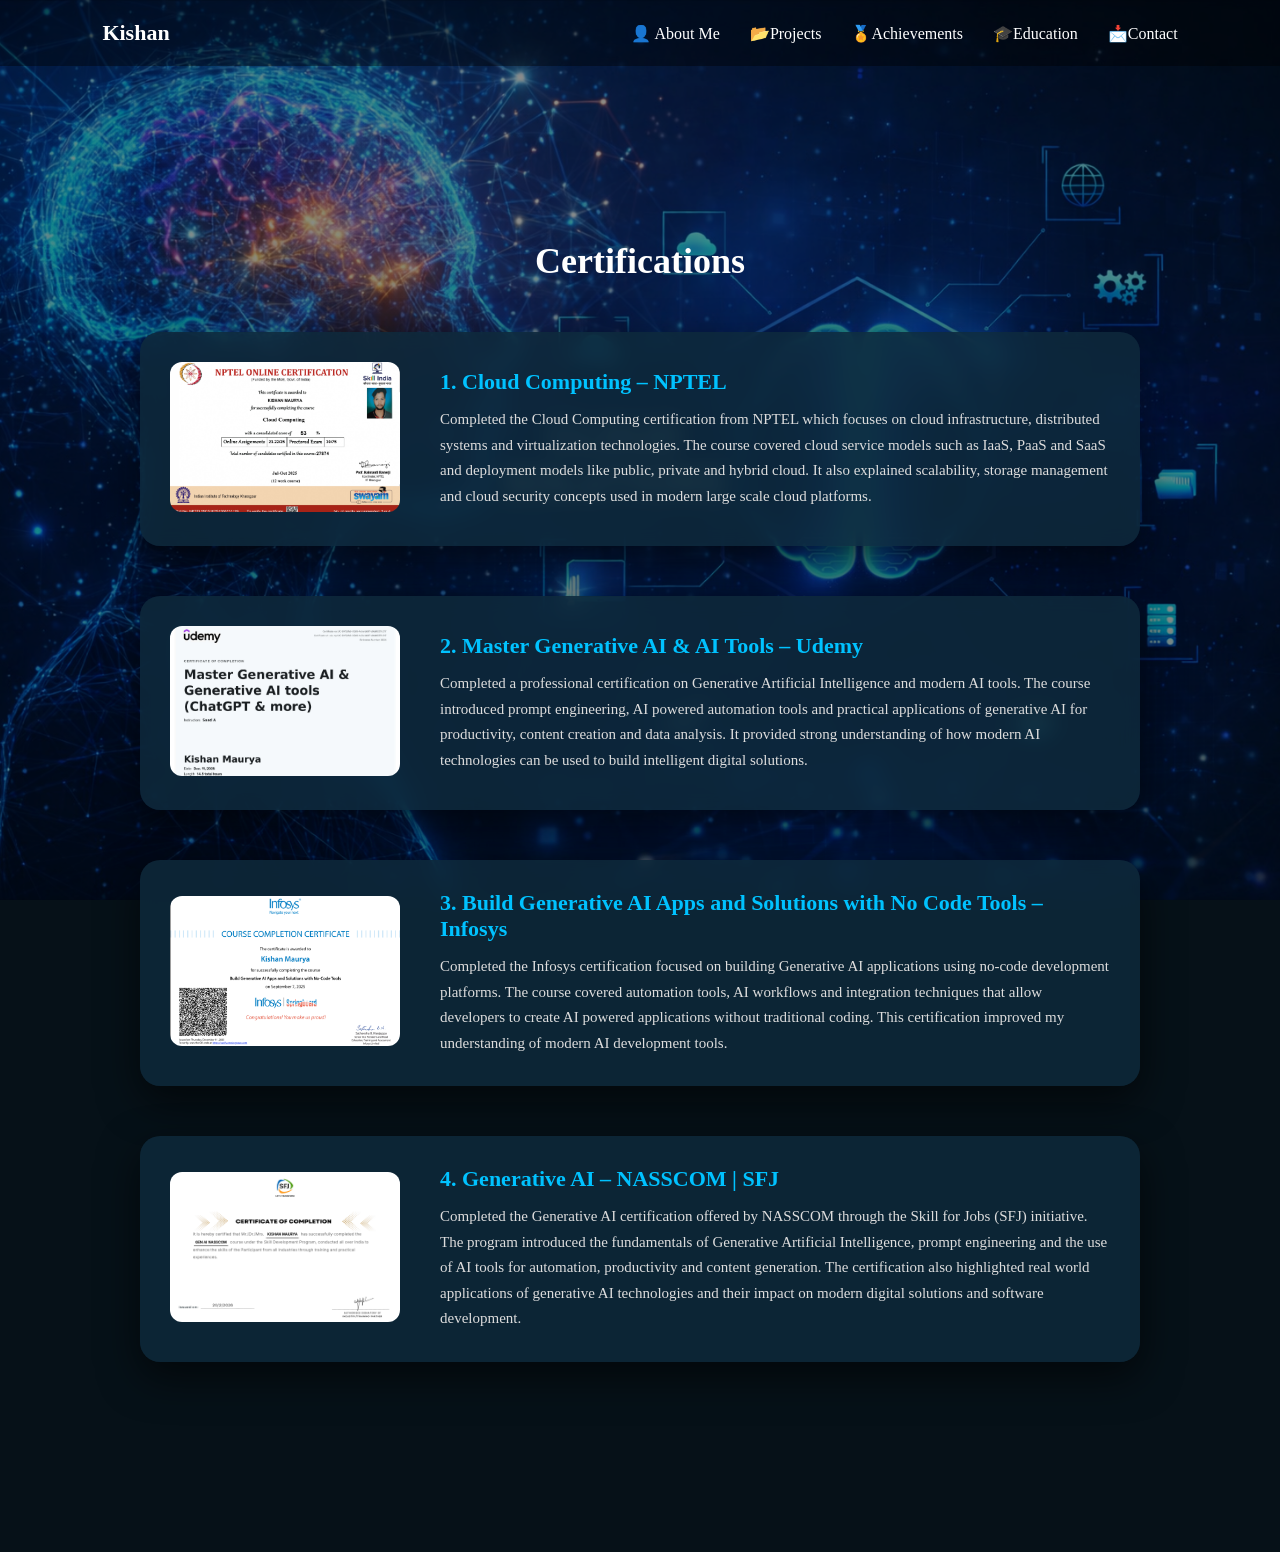
<file: certifications.html>
<!DOCTYPE html>
<html lang="en">

<head>

<meta charset="UTF-8">
<meta name="viewport" content="width=device-width, initial-scale=1.0">

<title>Certifications | Kishan Maurya</title>

<link rel="stylesheet" href="style.css">

</head>

<body>

<header>
<nav>

<h2 class="logo">Kishan</h2>

<ul>
<li><a href="index.html">👤 About Me</a></li>
<li><a href="index.html#projects">📂Projects</a></li>
<li><a href="index.html#achievements">🏅Achievements</a></li>
<li><a href="education.html">🎓Education</a></li>
<li><a href="contact.html">📩Contact</a></li>
</ul>

</nav>
</header>


<section class="certifications-page">

<h1 class="section-title">Certifications</h1>
<div class="certifications-container"></div>

<!-- Certificate 1 -->

<div class="certificate-card">

<a href="NPTEL.png" target="_blank">
<img src="NPTEL.png" alt="Cloud Computing Certificate">
</a>

<div class="certificate-text">

<h2>1. Cloud Computing – NPTEL</h2>

<p>
Completed the Cloud Computing certification from NPTEL which focuses on
cloud infrastructure, distributed systems and virtualization technologies.
The course covered cloud service models such as IaaS, PaaS and SaaS and
deployment models like public, private and hybrid cloud. It also explained
scalability, storage management and cloud security concepts used in modern
large scale cloud platforms.
</p>

</div>

</div>



<!-- Certificate 2 -->

<div class="certificate-card">

<a href="udemy.png" target="_blank">
<img src="udemy.png" alt="Udemy AI Certificate">
</a>

<div class="certificate-text">

<h2>2. Master Generative AI & AI Tools – Udemy</h2>

<p>
Completed a professional certification on Generative Artificial Intelligence
and modern AI tools. The course introduced prompt engineering, AI powered
automation tools and practical applications of generative AI for productivity,
content creation and data analysis. It provided strong understanding of how
modern AI technologies can be used to build intelligent digital solutions.
</p>

</div>

</div>



<!-- Certificate 3 -->

<div class="certificate-card">

<a href="infosys1.png" target="_blank">
<img src="infosys1.png" alt="Infosys AI Certificate">
</a>

<div class="certificate-text">

<h2>3. Build Generative AI Apps and Solutions with No Code Tools – Infosys</h2>

<p>
Completed the Infosys certification focused on building Generative AI
applications using no-code development platforms. The course covered
automation tools, AI workflows and integration techniques that allow
developers to create AI powered applications without traditional coding.
This certification improved my understanding of modern AI development tools.
</p>

</div>

</div>

<!-- Certificate 4 -->

<div class="certificate-card">

<a href="nasscom.png" target="_blank">
<img src="nasscom.png" alt="Gen AI NASSCOM Certificate">
</a>

<div class="certificate-text">

<h2>4. Generative AI – NASSCOM | SFJ</h2>

<p>
Completed the Generative AI certification offered by NASSCOM through the
Skill for Jobs (SFJ) initiative. The program introduced the fundamentals of
Generative Artificial Intelligence, prompt engineering and the use of AI
tools for automation, productivity and content generation. The certification
also highlighted real world applications of generative AI technologies and
their impact on modern digital solutions and software development.
</p>

</div>

</div>

</section>

</body>
</html>
</file>
<file: style.css>
html{
  scroll-behavior:smooth;
}

*{
  margin:0;
  padding:0;
  box-sizing:border-box;
  font-family:Poppins;
}

body{
  background:#0b1e2b;
  color:white;
  overflow-x:hidden;
}

img{
  max-width:100%;
}

/* ================= PARTICLES ================= */

#particles-js{
  position:fixed;
  width:100%;
  height:100%;
  z-index:-1;
}

/* ================= HEADER ================= */

header{
  position:fixed;
  width:100%;
  top:0;
  left:0;
  background:rgba(0,0,0,0.4);
  z-index:1000;
}

nav{
  display:flex;
  justify-content:space-between;
  align-items:center;
  padding:20px 8%;
  z-index:1001;
}

nav ul{
  display:flex;
  gap:30px;
  list-style:none;
}

nav a{
  color:white;
  text-decoration:none;
  transition:0.3s;
}

nav a:hover{
  color:#00c2ff;
}

.logo{
  font-size:22px;
  font-weight:600;
}

/* ================= LANDING ================= */

.landing{
  min-height:100vh;
  display:flex;
  align-items:center;
  justify-content:center;
  padding:120px 0 60px;
  position:relative;
  z-index:1;
}

.landing-container{
  display:flex;
  justify-content:space-between;
  align-items:center;
  width:90%;
  gap:40px;
}

.landing-text{
  width:50%;
}

.landing-text h1{
  font-size:64px;
}

.landing-text h3{
  font-size:28px;
  margin-top:10px;
  color:#ddd;
}

.landing-text p{
  margin-top:20px;
  max-width:500px;
}

.buttons{
  margin-top:30px;
  display:flex;
  justify-content:center;
  flex-wrap:wrap;
  gap:15px;
}

.btn{
  padding:12px 28px;
  border-radius:30px;
  text-decoration:none;
  color:white;
}

.secondary{
  background:#1a78b6;
}

.name-highlight{
  color:#8bd2e7;
  font-weight:700;
  text-shadow:0 0 12px rgba(0,194,255,0.8);
}

/* ================= LANDING IMAGE ================= */

.landing-image{
  width:50%;
  display:flex;
  justify-content:center;
  align-items:center;
  position:relative;
  z-index:1;
  flex-shrink:0;
}

.landing-image img{
  height:800px;
  width:auto;
  max-width:100%;
  border-radius:50px;
  background:rgba(255,255,255,0.05);
  backdrop-filter:blur(5px);
  padding:10px;
  box-shadow:0 30px 80px rgba(0,0,0,0.7);
  display:block;
}

/* ================= ABOUT ================= */

.about{
  position:relative;
  padding-bottom:260px;
}

.about-oval{
  position:absolute;
  bottom:-220px;
  left:50%;
  transform:translateX(-50%);
  width:min(950px, 92%);
  height:420px;
  background:#05192a;
  border-radius:50%;
  display:flex;
  align-items:center;
  justify-content:center;
  z-index:2;
  padding:30px;
}

.about-content{
  text-align:center;
  max-width:600px;
}

/* ================= SKILLS SECTION ================= */

.skills-section{
  position:relative;
  padding:180px 8% 120px;
  margin-top:40px;
  color:white;
  z-index:2;
}

.skills-container{
  max-width:1400px;
  margin:0 auto;
}

.skills-tag{
  color:#00c2ff;
  letter-spacing:4px;
  font-size:14px;
  margin-bottom:18px;
  font-weight:600;
}

.skills-title{
  font-size:80px;
  font-weight:800;
  line-height:1;
  margin-bottom:18px;
}

.skills-title span{
  color:#00c2ff;
}

.skills-subtitle{
  font-size:22px;
  color:#9eb7c9;
  margin-bottom:50px;
}

.skills-grid{
  display:grid;
  grid-template-columns:repeat(3, 1fr);
  gap:28px;
}

.skill-card{
  background:rgba(10, 27, 48, 0.88);
  border:1px solid rgba(0, 194, 255, 0.25);
  border-radius:24px;
  padding:26px 30px;
  box-shadow:0 10px 30px rgba(0,0,0,0.25);
  transition:transform 0.3s ease, box-shadow 0.3s ease;
}

.skill-card:hover{
  transform:translateY(-6px);
  box-shadow:0 18px 40px rgba(0, 194, 255, 0.12);
}

.skill-top{
  display:flex;
  justify-content:space-between;
  align-items:center;
  gap:20px;
  margin-bottom:22px;
}

.skill-left{
  display:flex;
  align-items:center;
  gap:16px;
  min-width:0;
}

.skill-icon{
  width:54px;
  height:54px;
  border-radius:14px;
  background:rgba(0,0,0,0.35);
  display:flex;
  align-items:center;
  justify-content:center;
  font-size:28px;
  flex-shrink:0;
}

.skill-left h3{
  font-size:20px;
  margin:0;
  color:#f2f7fb;
}

.skill-left p{
  margin:4px 0 0;
  font-size:15px;
  color:#5d8cb2;
}

.skill-top span{
  color:#00c2ff;
  font-size:18px;
  font-weight:700;
  flex-shrink:0;
}

.skill-bar{
  width:100%;
  height:6px;
  background:rgba(255,255,255,0.12);
  border-radius:999px;
  overflow:hidden;
}

.skill-fill{
  height:100%;
  border-radius:999px;
}

.skill-fill.java{
  width:75%;
  background:#f5a623;
}

.skill-fill.python{
  width:80%;
  background:#3b82f6;
}

.skill-fill.ml{
  width:75%;
  background:#8b5cf6;
}

.skill-fill.data{
  width:85%;
  background:#19c2ff;
}

.skill-fill.powerbi{
  width:80%;
  background:#facc15;
}

.skill-fill.web{
  width:80%;
  background:#ff6b35;
}

/* ================= PROJECTS ================= */

.projects{
  padding:80px 10%;
}

.section-title{
  text-align:center;
  margin:100px 0 40px;
  font-size:36px;
}

.projects-grid{
  display:flex;
  gap:40px;
  justify-content:center;
  flex-wrap:wrap;
}

.project-card{
  position:relative;
  width:320px;
  height:200px;
  overflow:hidden;
  border-radius:12px;
  cursor:pointer;
  box-shadow:0 10px 30px rgba(148, 226, 241, 0.6);
}

.project-card img{
  width:100%;
  height:100%;
  object-fit:cover;
  transition:0.4s;
}

.project-card:hover img{
  transform:scale(1.1);
}

.project-overlay{
  position:absolute;
  bottom:0;
  width:100%;
  height:100%;
  background:rgba(70, 237, 229, 0.6);
  display:flex;
  flex-direction:column;
  justify-content:center;
  align-items:center;
  opacity:0;
  transition:0.3s;
}

.project-card:hover .project-overlay{
  opacity:1;
}

.project-overlay h3{
  margin-bottom:10px;
  font-size:22px;
}

.project-btn{
  padding:10px 20px;
  background:#00c2ff;
  border-radius:6px;
  color:white;
  text-decoration:none;
}

.project-btn:hover{
  background:#009bd6;
}

/* ================= PROJECT DETAIL PAGE ================= */

.project-detail{
  padding:150px 10%;
  text-align:center;
}

.project-detail p{
  max-width:800px;
  margin:auto;
  line-height:1.7;
  margin-top:20px;
}

.project-images{
  display:flex;
  justify-content:center;
  align-items:center;
  gap:40px;
  margin:40px 0;
  flex-wrap:wrap;
}

.project-images a{
  display:block;
  border-radius:12px;
  text-decoration:none;
}

.project-images img{
  width:320px;
  height:200px;
  object-fit:cover;
  border-radius:12px;
  box-shadow:0 10px 30px rgba(114, 53, 194, 0.6);
  transition:0.3s;
  cursor:pointer;
  display:block;
}

.project-images img:hover{
  transform:scale(1.05);
}

/* ================= PROJECT BUTTONS ================= */

.project-links{
  margin-top:20px;
  display:flex;
  justify-content:center;
  gap:20px;
  flex-wrap:wrap;
}

.btn-github{
  background:#5e4b5e;
  padding:10px 18px;
  border-radius:6px;
  color:white;
  text-decoration:none;
}

.btn-github:hover{
  background:rgb(26, 21, 24);
}

.btn-linkedin{
  background:#0077b5;
  padding:10px 18px;
  border-radius:6px;
  color:white;
  text-decoration:none;
}

.btn-linkedin:hover{
  background:#005582;
}

.project-oval{
  max-width:800px;
  margin:40px auto;
  padding:60px 70px;
  background:#05192a;
  border-radius:50%;
  text-align:center;
  line-height:1.8;
  border:2px solid #00c2ff;
  box-shadow:0 0 40px rgba(0,194,255,0.3);
  display:flex;
  flex-direction:column;
  align-items:center;
  justify-content:center;
}

.oval-heading{
  color:#00c2ff;
  font-size:28px;
  margin-bottom:15px;
}

/* ================= PROJECTS DETAILS BACKGROUND ================= */

.projects-bg{
  position:fixed;
  top:0;
  left:0;
  width:100%;
  height:100%;
  background-image:url("projects-ai-bg.jpg");
  background-size:cover;
  background-position:center;
  background-repeat:no-repeat;
  z-index:-1;
  filter:brightness(0.35);
}

/* ================= JOURNEY ================= */

.journey{
  padding:80px 10%;
}

.timeline{
  position:relative;
  max-width:1000px;
  margin:80px auto;
}

.timeline::after{
  content:'';
  position:absolute;
  width:4px;
  background:#1dafaf;
  top:0;
  bottom:0;
  left:50%;
  margin-left:-2px;
}

.timeline-item{
  padding:20px 40px;
  position:relative;
  width:50%;
}

.timeline-item::after{
  content:'';
  position:absolute;
  width:16px;
  height:16px;
  right:-8px;
  background:#40abf8;
  border-radius:50%;
  top:30px;
  z-index:1;
}

.left{
  left:0;
  text-align:right;
}

.right{
  left:50%;
}

.right::after{
  left:-8px;
}

.timeline-content{
  padding:20px;
  background:#0b4976;
  border-radius:8px;
  box-shadow:0 10px 30px rgba(0,0,0,0.5);
}

.timeline-date{
  color:#147db9;
  font-weight:600;
  display:block;
  margin-bottom:8px;
}

/* ================= EDUCATION PAGE ================= */

.education-page{
  padding:140px 10%;
  min-height:100vh;
}

.education-card{
  background:#0f2a3b;
  padding:30px;
  border-radius:12px;
  margin-bottom:30px;
  box-shadow:0 10px 30px rgba(0,0,0,0.5);
}

.education-card h2{
  color:#00c2ff;
  margin-bottom:10px;
}

.education-card span{
  color:#00ff9c;
  font-weight:500;
}

.edu-year{
  margin-top:10px;
  color:#bbb;
}

/* ================= CONTACT ================= */

.contact-section{
  padding:140px 10%;
  min-height:100vh;
}

.contact-container{
  display:flex;
  justify-content:space-between;
  gap:80px;
  margin-top:50px;
}

.contact-left{
  width:40%;
}

.contact-left h2{
  font-size:36px;
  margin-bottom:20px;
}

.contact-left p{
  color:#ddd;
  line-height:1.8;
}

.contact-info{
  margin-top:40px;
}

.contact-info p{
  margin-bottom:15px;
}

.contact-info a{
  color:#00c2ff;
  text-decoration:none;
}

/* ================= CONTACT FORM ================= */

.contact-right{
  width:50%;
}

.contact-right form{
  display:flex;
  flex-direction:column;
  gap:20px;
}

.row{
  display:flex;
  gap:20px;
}

.contact-right input,
.contact-right textarea{
  padding:14px;
  border:none;
  border-radius:6px;
  background:#eee;
  color:#000;
  width:100%;
}

.contact-right textarea{
  height:120px;
  resize:none;
}

.contact-right button{
  background:#00c853;
  color:white;
  border:none;
  padding:14px;
  border-radius:6px;
  cursor:pointer;
  font-size:16px;
}

.contact-right button:hover{
  background:#00b34a;
}

/* ================= FOOTER ================= */

footer{
  text-align:center;
  padding:30px;
}

/* ================= CERTIFICATIONS PAGE ================= */

.certifications-page{
  background-image:url("certifications-bg.png");
  background-size:cover;
  background-position:center;
  background-repeat:no-repeat;
  background-attachment:fixed;
  min-height:100vh;
  padding:140px 10%;
  position:relative;
}

.certifications-page::before{
  content:"";
  position:absolute;
  top:0;
  left:0;
  width:100%;
  height:100%;
  background:rgba(0,0,0,0.45);
  z-index:0;
}

.certifications-page *{
  position:relative;
  z-index:1;
}

/* ================= CERTIFICATE CARD ================= */

.certificate-card{
  display:flex;
  align-items:center;
  gap:40px;
  max-width:1000px;
  margin:50px auto;
  background:rgba(15,42,59,0.85);
  backdrop-filter:blur(10px);
  padding:30px;
  border-radius:20px;
  box-shadow:0 15px 40px rgba(0,0,0,0.6);
  transition:0.3s ease;
}

.certificate-card:hover{
  transform:translateY(-10px) scale(1.02);
  box-shadow:0 20px 50px rgba(0,0,0,0.7);
}

.certificate-card img{
  width:230px;
  height:150px;
  object-fit:cover;
  border-radius:12px;
  cursor:pointer;
  transition:0.3s;
}

.certificate-card img:hover{
  transform:scale(1.08);
}

.certificate-text{
  flex:1;
}

.certificate-text h2{
  color:#00c2ff;
  margin-bottom:12px;
  font-size:22px;
}

.certificate-text p{
  color:#ddd;
  line-height:1.7;
  font-size:15px;
}

/* ================= EDUCATION PAGE BACKGROUND ================= */

.education-bg{
  position:fixed;
  top:0;
  left:0;
  width:100%;
  height:100%;
  background-image:url("education-bg.png");
  background-size:cover;
  background-position:center;
  background-repeat:no-repeat;
  z-index:-1;
  filter:brightness(0.28);
}

/* ================= ACHIEVEMENTS SECTION ================= */

.achievements-section{
  position:relative;
  padding:120px 8%;
  display:flex;
  justify-content:center;
  z-index:2;
}

.achievements-container{
  width:100%;
  max-width:1300px;
  text-align:center;
}

.achievements-tag{
  color:#00c2ff;
  letter-spacing:4px;
  font-size:14px;
  font-weight:600;
  margin-bottom:12px;
}

.achievements-title{
  font-size:64px;
  font-weight:800;
  color:white;
  margin-bottom:16px;
}

.achievements-title span{
  color:#00c2ff;
}

.achievements-subtitle{
  font-size:20px;
  color:#9eb7c9;
  margin-bottom:50px;
}

.achievements-grid{
  display:grid;
  grid-template-columns:repeat(3, 1fr);
  gap:28px;
  align-items:stretch;
}

.achievement-card{
  background:rgba(8, 28, 48, 0.78);
  border:1px solid rgba(0, 194, 255, 0.25);
  border-radius:26px;
  padding:35px 28px;
  backdrop-filter:blur(12px);
  box-shadow:0 14px 35px rgba(0,0,0,0.25);
  transition:transform 0.35s ease, box-shadow 0.35s ease, border-color 0.35s ease;
  position:relative;
  overflow:hidden;
}

.achievement-card::before{
  content:"";
  position:absolute;
  top:-60px;
  right:-60px;
  width:140px;
  height:140px;
  background:radial-gradient(circle, rgba(0,194,255,0.22), transparent 70%);
  pointer-events:none;
}

.achievement-card:hover{
  transform:translateY(-10px) scale(1.02);
  box-shadow:0 20px 50px rgba(0, 194, 255, 0.14);
  border-color:rgba(0, 194, 255, 0.5);
}

.featured-card{
  background:linear-gradient(135deg, rgba(12,39,66,0.92), rgba(7,27,44,0.88));
}

.achievement-icon{
  font-size:42px;
  margin-bottom:16px;
}

.achievement-number{
  font-size:54px;
  font-weight:800;
  color:#00c2ff;
  line-height:1;
  margin-bottom:18px;
  text-shadow:0 0 18px rgba(0,194,255,0.25);
}

.achievement-card h3{
  font-size:26px;
  color:white;
  margin-bottom:16px;
}

.achievement-card p{
  font-size:16px;
  line-height:1.8;
  color:#b8d0df;
  margin-bottom:22px;
}

.achievement-btn{
  display:inline-block;
  padding:10px 18px;
  border-radius:30px;
  background:#00c2ff;
  color:white;
  text-decoration:none;
  font-size:14px;
  font-weight:600;
  transition:0.3s ease;
}

.achievement-btn:hover{
  background:#009fd4;
  transform:scale(1.05);
}

/* ================= RESPONSIVE ================= */

@media (max-width:1200px){
  .skills-section{
    padding:150px 7% 100px;
  }

  .skills-grid{
    grid-template-columns:repeat(2, 1fr);
  }

  .skills-title{
    font-size:64px;
  }
}

@media (max-width:1100px){
  .achievements-grid{
    grid-template-columns:repeat(2, 1fr);
  }

  .featured-card{
    grid-column:span 2;
  }
}

@media (max-width:992px){
  .landing-container,
  .contact-container{
    flex-direction:column;
    align-items:center;
    text-align:center;
  }

  .landing-text,
  .landing-image,
  .contact-left,
  .contact-right,
  .left,
  .right{
    width:100%;
    max-width:100%;
  }

  .landing-image img{
    height:auto;
    width:100%;
    max-width:420px;
  }

  .about{
    padding-bottom:140px;
  }

  .about-oval{
    position:relative;
    bottom:auto;
    left:auto;
    transform:none;
    width:100%;
    height:auto;
    border-radius:40px;
    margin:40px auto 0;
    padding:40px 30px;
  }

  .skills-section{
    padding:120px 6% 90px;
    margin-top:20px;
  }

  .skills-title{
    font-size:56px;
  }

  .skills-subtitle{
    font-size:20px;
  }

  .project-oval{
    border-radius:30px;
    padding:35px 25px;
    max-width:100%;
  }

  .project-images{
    gap:20px;
  }

  .project-images img{
    width:100%;
    max-width:320px;
    height:auto;
  }

  .timeline::after{
    left:20px;
  }

  .timeline-item{
    width:100%;
    padding-left:60px;
    padding-right:20px;
    text-align:left;
  }

  .timeline-item::after{
    left:12px;
    right:auto;
  }

  .right{
    left:0;
  }

  .left{
    text-align:left;
  }

  .certificate-card{
    flex-direction:column;
    text-align:center;
  }
}

@media (max-width:768px){
  header{
    padding:15px 5%;
  }

  nav{
    flex-direction:column;
    align-items:center;
    gap:15px;
  }

  nav ul{
    flex-wrap:wrap;
    justify-content:center;
    gap:12px;
    padding:0;
    margin:0;
    width:100%;
  }

  .logo{
    font-size:24px;
    text-align:center;
    width:100%;
  }

  nav ul li a{
    font-size:14px;
  }

  h1{
    font-size:32px;
  }

  h2{
    font-size:26px;
  }

  h3{
    font-size:22px;
  }

  p{
    font-size:15px;
    line-height:1.7;
  }

  .landing{
    padding-top:120px;
  }

  .landing-text h1{
    font-size:42px;
  }

  .landing-text h3{
    font-size:22px;
  }

  .landing-text p{
    max-width:100%;
  }

  .section-title{
    font-size:30px;
    margin:70px 0 30px;
  }

  .projects,
  .project-detail,
  .contact-section,
  .education-page,
  .certifications-page,
  .journey,
  .achievements-section,
  .skills-section{
    padding-left:6%;
    padding-right:6%;
  }

  .project-detail{
    padding-top:120px;
  }

  .project-card{
    width:100%;
    max-width:320px;
    height:auto;
  }

  .project-card img{
    height:auto;
  }

  .project-links{
    flex-direction:column;
    align-items:center;
    gap:12px;
  }

  .btn-github,
  .btn-linkedin{
    width:200px;
    text-align:center;
  }

  .row{
    flex-direction:column;
    gap:15px;
  }

  .contact-right input,
  .contact-right textarea,
  .contact-right button{
    width:100%;
  }

  .skills-grid,
  .achievements-grid{
    grid-template-columns:1fr;
  }

  .skills-title{
    font-size:44px;
  }

  .skills-subtitle{
    font-size:18px;
    margin-bottom:35px;
  }

  .skill-card{
    padding:22px 20px;
  }

  .skill-left h3{
    font-size:18px;
  }

  .skill-top span{
    font-size:16px;
  }

  .achievements-title{
    font-size:42px;
  }

  .achievements-subtitle{
    font-size:17px;
    margin-bottom:35px;
  }

  .featured-card{
    grid-column:span 1;
  }

  .achievement-card{
    padding:28px 20px;
  }

  .achievement-number{
    font-size:42px;
  }

  .achievement-card h3{
    font-size:22px;
  }

  .project-oval{
    max-width:100%;
    border-radius:30px;
    padding:30px 20px;
  }

  .oval-heading{
    font-size:24px;
  }
}

@media (max-width:480px){
  .logo{
    font-size:20px;
  }

  nav ul{
    gap:10px;
  }

  nav ul li a{
    font-size:13px;
  }

  h1{
    font-size:26px;
  }

  h2{
    font-size:22px;
  }

  .landing-text h1{
    font-size:34px;
  }

  .landing-image img{
    max-width:320px;
    border-radius:30px;
    padding:8px;
  }

  .section-title{
    font-size:24px;
  }

  .project-oval{
    padding:25px 18px;
  }

  .oval-heading{
    font-size:22px;
  }

  .contact-left h2{
    font-size:28px;
  }

  .skills-section{
    padding-top:70px;
    padding-bottom:60px;
  }

  .skills-title{
    font-size:34px;
  }

  .skills-subtitle{
    font-size:16px;
  }

  .skill-icon{
    width:48px;
    height:48px;
    font-size:24px;
  }

  .skill-left{
    gap:12px;
  }

  .skill-top{
    align-items:flex-start;
    gap:12px;
  }

  .skill-card{
    border-radius:18px;
    padding:18px 16px;
  }

  .achievements-title{
    font-size:34px;
  }

  .achievements-subtitle{
    font-size:15px;
  }

  .achievement-card p{
    font-size:15px;
  }

  .certificate-card{
    padding:20px;
  }

  .certificate-card img{
    width:100%;
    height:auto;
  }
}
</file>
